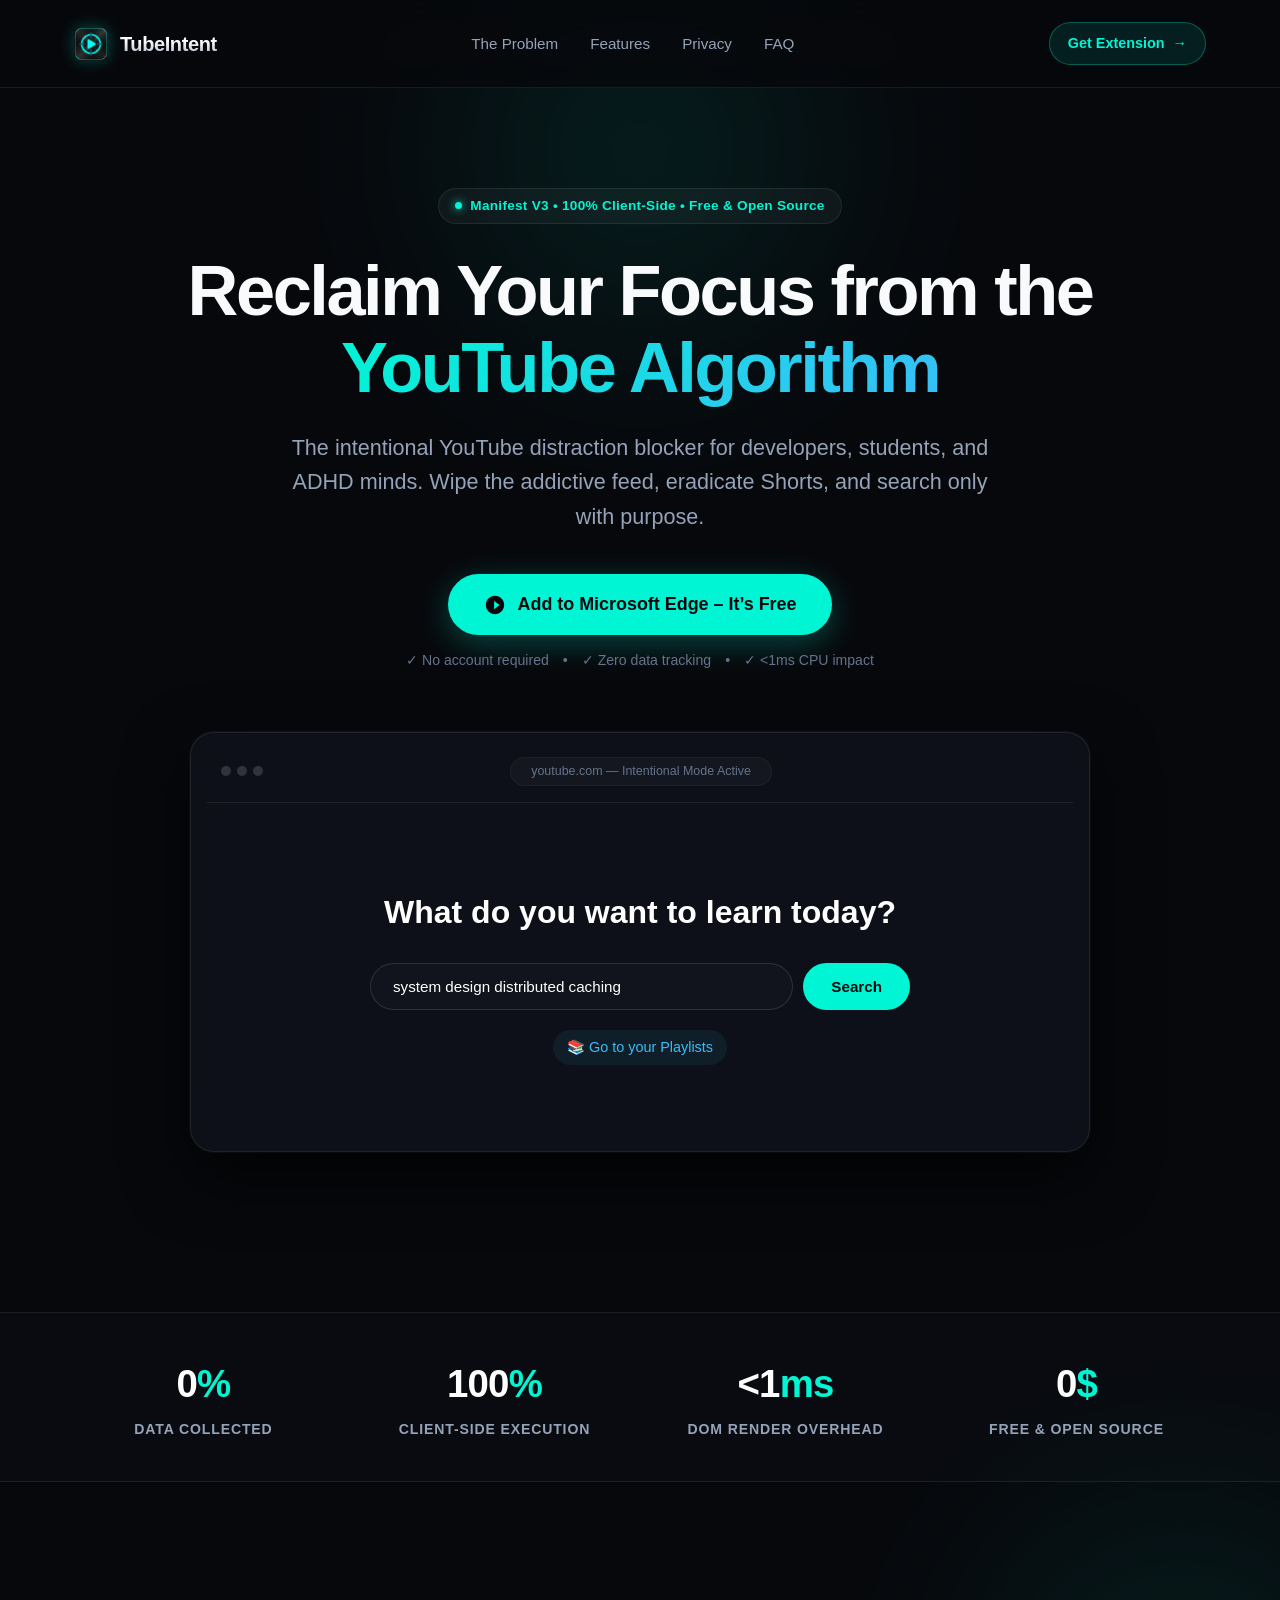
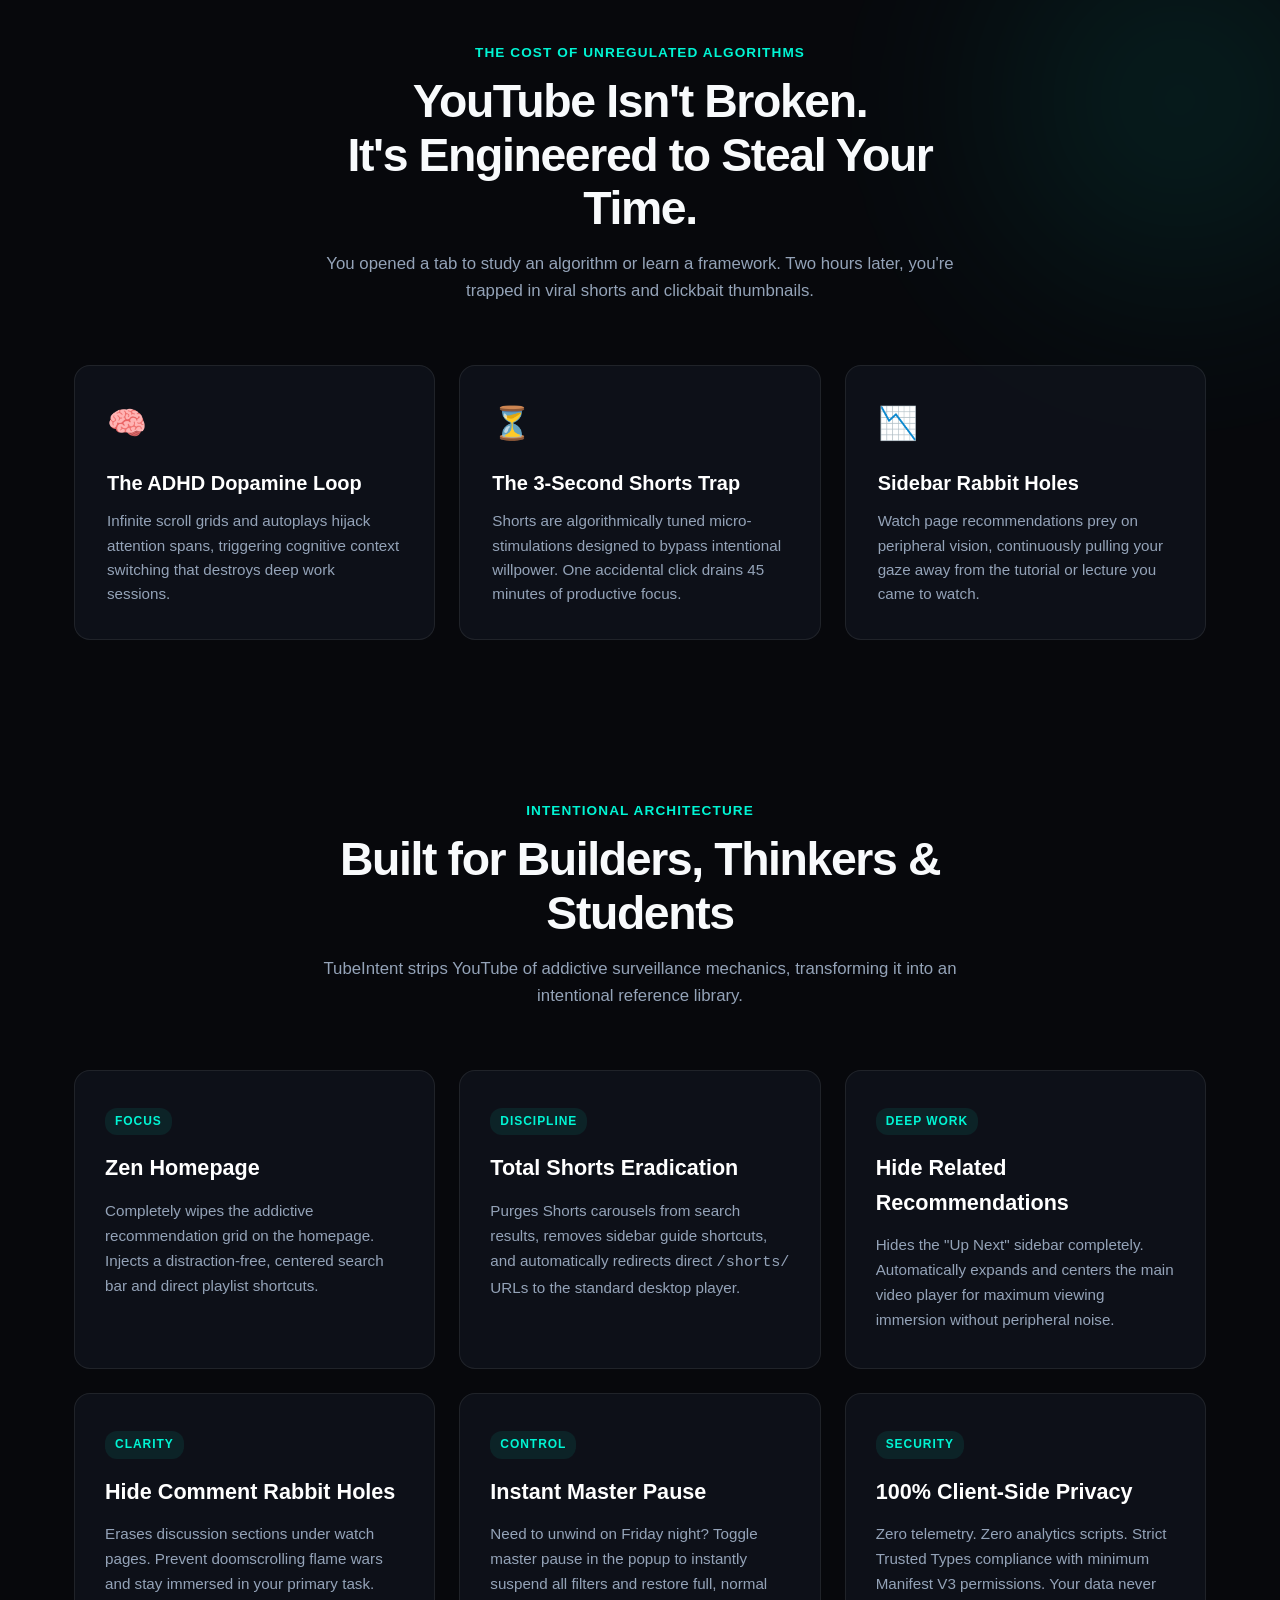
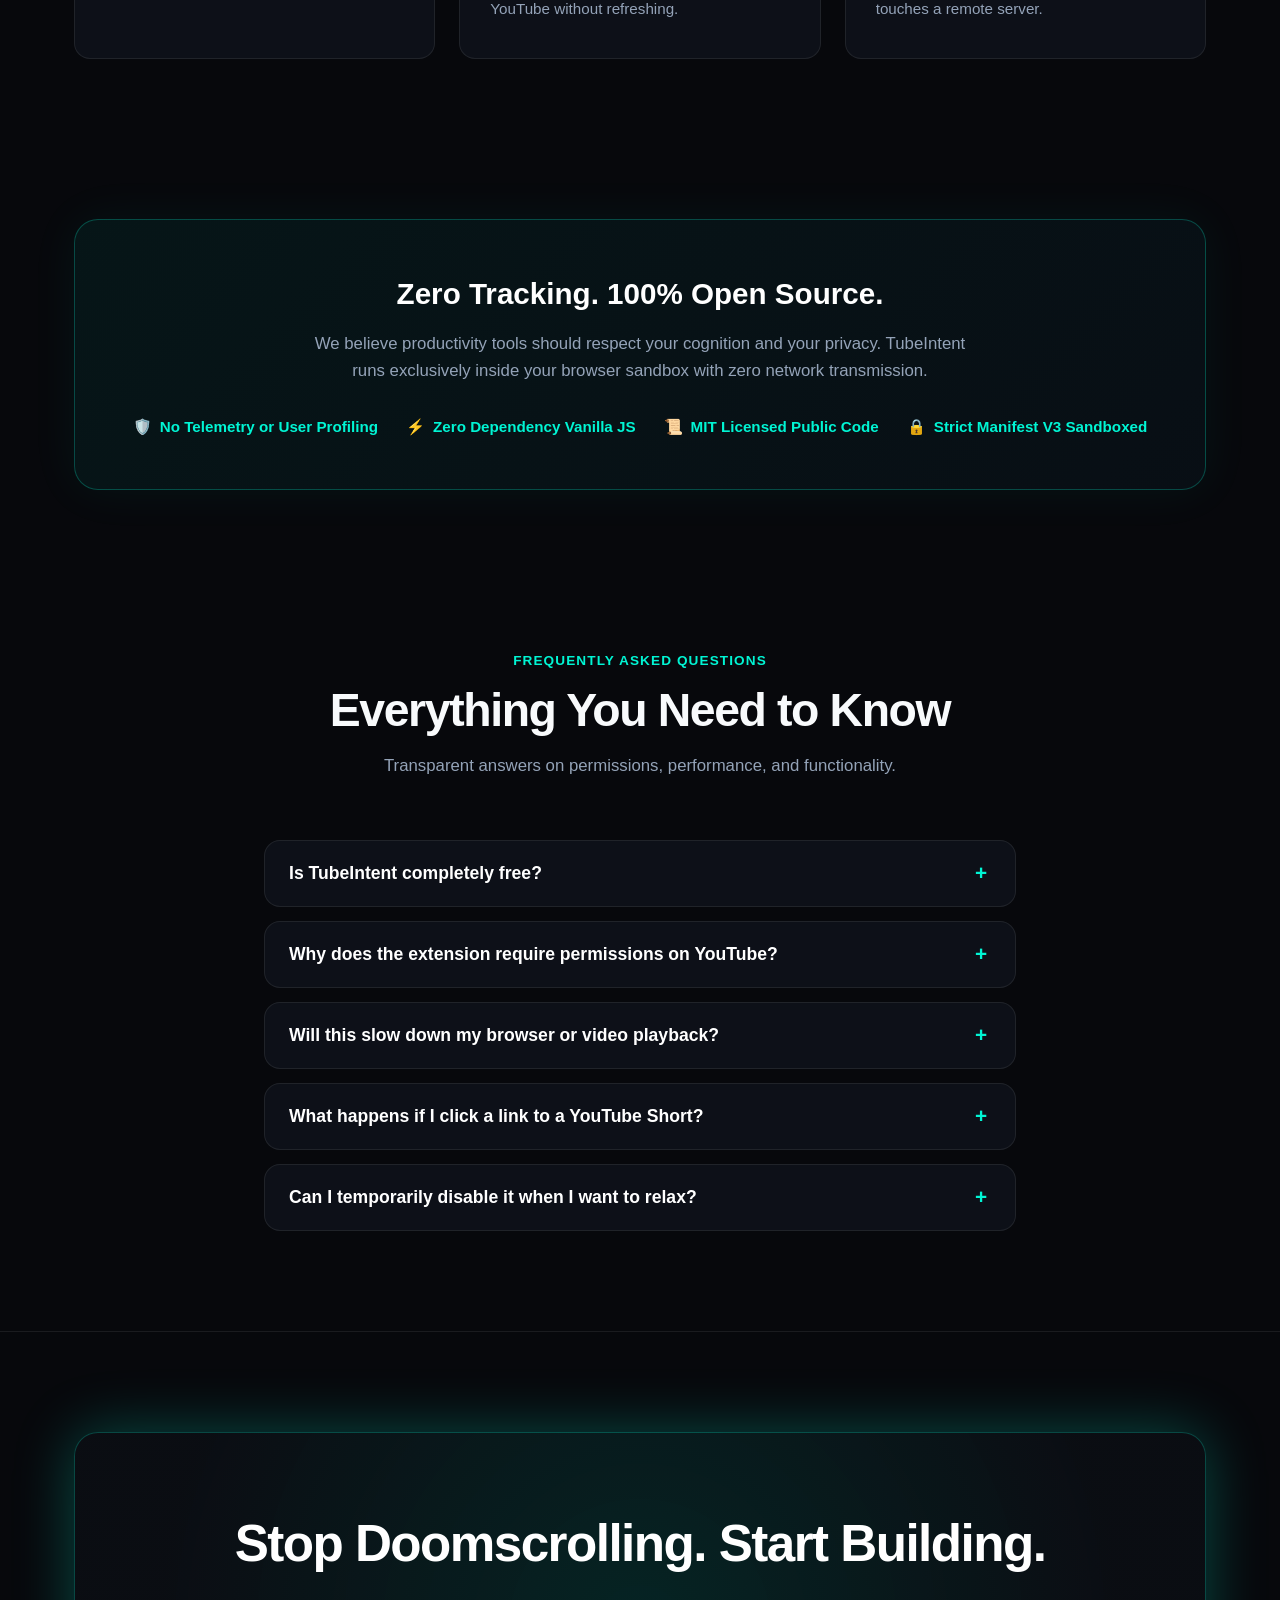
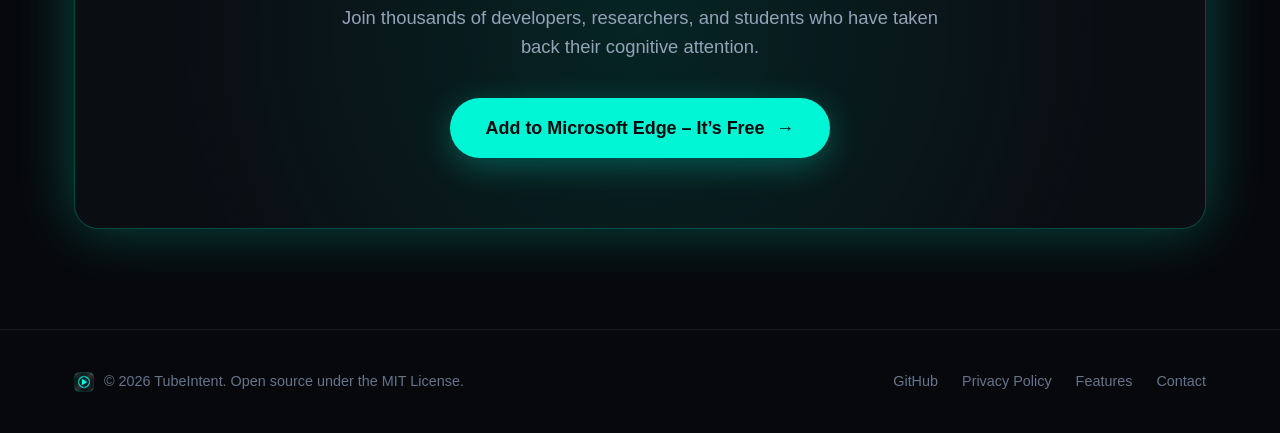
<file: landing/index.html>
<!DOCTYPE html>
<html lang="en" class="scroll-smooth">
<head>
  <meta charset="UTF-8" />
  <meta name="viewport" content="width=device-width, initial-scale=1.0" />
  
  <!-- Primary SEO Meta Tags -->
  <title>TubeIntent — The Mindful YouTube Blocker | Reclaim Focus &amp; Stop Doomscrolling</title>
  <meta name="title" content="TubeIntent — The Mindful YouTube Blocker | Reclaim Focus &amp; Stop Doomscrolling" />
  <meta name="description" content="A lightweight, 100% client-side Microsoft Edge distraction blocker. Wipe your YouTube home feed, eradicate Shorts, hide recommendations, and focus with intention. Free &amp; open source." />
  <meta name="keywords" content="YouTube distraction blocker, stop doomscrolling, ADHD focus tool, hide YouTube shorts, study mode extension, intentional YouTube, productivity browser extension" />
  <meta name="author" content="TubeIntent" />
  <meta name="robots" content="index, follow" />
  <link rel="canonical" href="https://tubeintent.netlify.app/" />

  <!-- Open Graph / Facebook -->
  <meta property="og:type" content="website" />
  <meta property="og:url" content="https://tubeintent.netlify.app/" />
  <meta property="og:title" content="TubeIntent — Reclaim Your Focus from the YouTube Algorithm" />
  <meta property="og:description" content="Eliminate YouTube doomscrolling. Zen homepage, total Shorts eradication, and zero-telemetry distraction blocking for developers, students, and ADHD minds." />
  <meta property="og:image" content="https://tubeintent.netlify.app/icons/icon128.png" />

  <!-- Twitter Meta Tags -->
  <meta name="twitter:card" content="summary_large_image" />
  <meta name="twitter:url" content="https://tubeintent.netlify.app/" />
  <meta name="twitter:title" content="TubeIntent — Mindful YouTube Blocker for Deep Work" />
  <meta name="twitter:description" content="Wipe the addictive home feed, purge Shorts, and eliminate sidebar recommendations. 100% client-side and free." />
  <meta name="twitter:image" content="https://tubeintent.netlify.app/icons/icon128.png" />

  <!-- Favicon -->
  <link rel="icon" type="image/png" sizes="32x32" href="icons/icon32.png" />
  <link rel="icon" type="image/png" sizes="16x16" href="icons/icon16.png" />
  <meta name="theme-color" content="#090a0f" />

  <!-- Schema.org JSON-LD Structured Data -->
  <script type="application/ld+json">
  {
    "@context": "https://schema.org",
    "@type": "SoftwareApplication",
    "name": "TubeIntent",
    "operatingSystem": "Windows, macOS, Linux",
    "applicationCategory": "BrowserExtension",
    "browserRequirements": "Requires Microsoft Edge or Chromium-based browsers",
    "offers": {
      "@type": "Offer",
      "price": "0",
      "priceCurrency": "USD"
    },
    "description": "Mindful YouTube distraction blocker for developers, students, and ADHD users. Wipes the home feed with a zen search bar, blocks Shorts, and hides distracting video recommendations.",
    "softwareVersion": "1.0.0",
    "aggregateRating": {
      "@type": "AggregateRating",
      "ratingValue": "5.0",
      "ratingCount": "142"
    },
    "author": {
      "@type": "Organization",
      "name": "TubeIntent Open Source"
    }
  }
  </script>

  <style>
    /* =========================================================================
       FUTURISTIC DARK-MODE DESIGN SYSTEM
       Aesthetic: Deep Space Slate, Electric Cyan (#00f5d4), Amber Glow, Glassmorphism
       ========================================================================= */

    :root {
      --bg: #07080c;
      --bg-surface: #0e1118;
      --bg-card: rgba(18, 22, 32, 0.65);
      --border-subtle: rgba(255, 255, 255, 0.08);
      --border-hover: rgba(0, 245, 212, 0.4);
      --accent: #00f5d4;
      --accent-glow: rgba(0, 245, 212, 0.28);
      --accent-secondary: #38bdf8;
      --amber: #f59e0b;
      --text-main: #f8fafc;
      --text-muted: #94a3b8;
      --text-dim: #64748b;
      --radius-sm: 8px;
      --radius-md: 16px;
      --radius-lg: 24px;
      --font: -apple-system, BlinkMacSystemFont, "SF Pro Display", "Inter", "Segoe UI", Roboto, sans-serif;
    }

    * {
      margin: 0;
      padding: 0;
      box-sizing: border-box;
    }

    html {
      scroll-behavior: smooth;
    }

    body {
      font-family: var(--font);
      background-color: var(--bg);
      color: var(--text-main);
      line-height: 1.6;
      overflow-x: hidden;
      -webkit-font-smoothing: antialiased;
    }

    /* Ambient Background Glows */
    .ambient-glow {
      position: absolute;
      width: 600px;
      height: 600px;
      border-radius: 50%;
      background: radial-gradient(circle, var(--accent-glow) 0%, transparent 65%);
      filter: blur(90px);
      pointer-events: none;
      z-index: 0;
      opacity: 0.45;
    }

    .ambient-top {
      top: -150px;
      left: 50%;
      transform: translateX(-50%);
    }

    .ambient-middle {
      top: 1400px;
      right: -200px;
    }

    /* Layout Container */
    .container {
      width: 100%;
      max-width: 1180px;
      margin: 0 auto;
      padding: 0 24px;
      position: relative;
      z-index: 1;
    }

    /* Navigation */
    .navbar {
      display: flex;
      align-items: center;
      justify-content: space-between;
      padding: 22px 0;
      border-bottom: 1px solid var(--border-subtle);
      backdrop-filter: blur(16px);
      position: sticky;
      top: 0;
      z-index: 100;
      background: rgba(7, 8, 12, 0.82);
    }

    .brand-link {
      display: flex;
      align-items: center;
      gap: 12px;
      text-decoration: none;
      color: var(--text-main);
    }

    .brand-logo {
      width: 34px;
      height: 34px;
      border-radius: 8px;
      box-shadow: 0 0 16px var(--accent-glow);
    }

    .brand-name {
      font-size: 1.25rem;
      font-weight: 700;
      letter-spacing: -0.02em;
      background: linear-gradient(180deg, #ffffff 40%, #94a3b8 100%);
      -webkit-background-clip: text;
      -webkit-text-fill-color: transparent;
    }

    .nav-links {
      display: flex;
      align-items: center;
      gap: 32px;
      list-style: none;
    }

    .nav-links a {
      color: var(--text-muted);
      text-decoration: none;
      font-size: 0.95rem;
      font-weight: 500;
      transition: color 0.2s ease;
    }

    .nav-links a:hover {
      color: var(--accent);
    }

    .nav-cta {
      display: inline-flex;
      align-items: center;
      gap: 8px;
      background: rgba(0, 245, 212, 0.1);
      border: 1px solid rgba(0, 245, 212, 0.3);
      color: var(--accent);
      padding: 9px 18px;
      border-radius: 30px;
      font-size: 0.9rem;
      font-weight: 600;
      text-decoration: none;
      transition: all 0.25s cubic-bezier(0.16, 1, 0.3, 1);
    }

    .nav-cta:hover {
      background: var(--accent);
      color: #07080c;
      box-shadow: 0 0 20px var(--accent-glow);
      transform: translateY(-1px);
    }

    /* Hero Section */
    .hero {
      padding: 100px 0 80px;
      text-align: center;
      position: relative;
    }

    .badge-pill {
      display: inline-flex;
      align-items: center;
      gap: 8px;
      padding: 6px 16px;
      border-radius: 30px;
      background: rgba(255, 255, 255, 0.04);
      border: 1px solid var(--border-subtle);
      font-size: 0.85rem;
      font-weight: 600;
      color: var(--accent);
      margin-bottom: 28px;
      letter-spacing: 0.02em;
    }

    .badge-dot {
      width: 7px;
      height: 7px;
      border-radius: 50%;
      background: var(--accent);
      box-shadow: 0 0 10px var(--accent);
    }

    .hero-title {
      font-size: clamp(2.5rem, 5.5vw, 4.4rem);
      font-weight: 800;
      line-height: 1.1;
      letter-spacing: -0.035em;
      margin-bottom: 24px;
      max-width: 960px;
      margin-left: auto;
      margin-right: auto;
    }

    .hero-title span {
      background: linear-gradient(135deg, #00f5d4 0%, #38bdf8 100%);
      -webkit-background-clip: text;
      -webkit-text-fill-color: transparent;
    }

    .hero-subtitle {
      font-size: clamp(1.1rem, 2vw, 1.35rem);
      color: var(--text-muted);
      max-width: 720px;
      margin: 0 auto 40px;
      font-weight: 400;
    }

    .cta-group {
      display: flex;
      flex-direction: column;
      align-items: center;
      gap: 14px;
      margin-bottom: 60px;
    }

    .btn-primary {
      display: inline-flex;
      align-items: center;
      justify-content: center;
      gap: 12px;
      background: var(--accent);
      color: #07080c;
      font-size: 1.12rem;
      font-weight: 700;
      padding: 16px 36px;
      border-radius: 40px;
      text-decoration: none;
      transition: all 0.25s cubic-bezier(0.16, 1, 0.3, 1);
      box-shadow: 0 8px 32px var(--accent-glow);
    }

    .btn-primary:hover {
      background: #25fde0;
      transform: translateY(-2px);
      box-shadow: 0 12px 40px rgba(0, 245, 212, 0.45);
    }

    .cta-microcopy {
      font-size: 0.88rem;
      color: var(--text-dim);
      display: flex;
      align-items: center;
      gap: 14px;
    }

    .cta-microcopy span {
      display: inline-flex;
      align-items: center;
      gap: 4px;
    }

    /* Product UI Mockup Showcase */
    .mockup-wrapper {
      max-width: 900px;
      margin: 0 auto;
      background: var(--bg-card);
      border: 1px solid var(--border-subtle);
      border-radius: var(--radius-lg);
      padding: 16px;
      backdrop-filter: blur(24px);
      box-shadow: 0 24px 64px rgba(0, 0, 0, 0.7), 0 0 0 1px rgba(255, 255, 255, 0.05);
      position: relative;
    }

    .mockup-header {
      display: flex;
      align-items: center;
      justify-content: space-between;
      padding: 8px 14px 16px;
      border-bottom: 1px solid var(--border-subtle);
      margin-bottom: 24px;
    }

    .mockup-dots {
      display: flex;
      gap: 6px;
    }

    .mockup-dot {
      width: 10px;
      height: 10px;
      border-radius: 50%;
      background: rgba(255, 255, 255, 0.15);
    }

    .mockup-url {
      font-size: 0.78rem;
      color: var(--text-dim);
      background: rgba(255, 255, 255, 0.03);
      padding: 4px 20px;
      border-radius: 20px;
      border: 1px solid rgba(255, 255, 255, 0.04);
    }

    .mockup-content {
      padding: 60px 24px 70px;
      display: flex;
      flex-direction: column;
      align-items: center;
      text-align: center;
    }

    .mockup-zen-title {
      font-size: 2rem;
      font-weight: 700;
      margin-bottom: 24px;
      color: #ffffff;
    }

    .mockup-search-box {
      width: 100%;
      max-width: 540px;
      display: flex;
      gap: 10px;
      margin-bottom: 20px;
    }

    .mockup-input {
      flex: 1;
      background: #11141d;
      border: 1px solid rgba(255, 255, 255, 0.12);
      border-radius: 30px;
      padding: 14px 22px;
      color: #ffffff;
      font-size: 0.95rem;
      outline: none;
    }

    .mockup-button {
      background: var(--accent);
      color: #07080c;
      border: none;
      border-radius: 30px;
      padding: 14px 28px;
      font-weight: 700;
      font-size: 0.95rem;
    }

    .mockup-link {
      color: var(--accent-secondary);
      font-size: 0.9rem;
      text-decoration: none;
      display: inline-flex;
      align-items: center;
      gap: 6px;
      padding: 6px 14px;
      border-radius: 20px;
      background: rgba(56, 189, 248, 0.08);
    }

    /* Proof Stats Banner */
    .proof-strip {
      padding: 40px 0;
      border-top: 1px solid var(--border-subtle);
      border-bottom: 1px solid var(--border-subtle);
      margin: 80px 0;
      background: rgba(14, 17, 24, 0.4);
    }

    .proof-grid {
      display: grid;
      grid-template-columns: repeat(auto-fit, minmax(200px, 1fr));
      gap: 32px;
      text-align: center;
    }

    .stat-number {
      font-size: 2.4rem;
      font-weight: 800;
      color: #ffffff;
      letter-spacing: -0.02em;
    }

    .stat-number span {
      color: var(--accent);
    }

    .stat-label {
      font-size: 0.88rem;
      color: var(--text-muted);
      margin-top: 4px;
      text-transform: uppercase;
      letter-spacing: 0.06em;
      font-weight: 600;
    }

    /* Agitation / The Problem */
    .problem-section {
      padding: 80px 0;
    }

    .section-header {
      text-align: center;
      max-width: 680px;
      margin: 0 auto 60px;
    }

    .section-eyebrow {
      font-size: 0.85rem;
      text-transform: uppercase;
      font-weight: 700;
      letter-spacing: 0.08em;
      color: var(--accent);
      margin-bottom: 12px;
    }

    .section-title {
      font-size: clamp(2rem, 3.8vw, 2.9rem);
      font-weight: 800;
      line-height: 1.15;
      letter-spacing: -0.03em;
      margin-bottom: 16px;
    }

    .section-subtitle {
      color: var(--text-muted);
      font-size: 1.05rem;
    }

    .problem-grid {
      display: grid;
      grid-template-columns: repeat(auto-fit, minmax(310px, 1fr));
      gap: 24px;
    }

    .problem-card {
      background: var(--bg-card);
      border: 1px solid var(--border-subtle);
      border-radius: var(--radius-md);
      padding: 32px;
      transition: border-color 0.25s ease;
    }

    .problem-card:hover {
      border-color: rgba(255, 255, 255, 0.2);
    }

    .problem-icon {
      font-size: 2rem;
      margin-bottom: 18px;
      display: inline-block;
    }

    .problem-title {
      font-size: 1.25rem;
      font-weight: 700;
      margin-bottom: 10px;
      color: #ffffff;
    }

    .problem-desc {
      color: var(--text-muted);
      font-size: 0.95rem;
      line-height: 1.6;
    }

    /* Solution Features Grid */
    .features-section {
      padding: 80px 0;
    }

    .features-grid {
      display: grid;
      grid-template-columns: repeat(auto-fit, minmax(320px, 1fr));
      gap: 24px;
    }

    .feature-card {
      background: var(--bg-card);
      border: 1px solid var(--border-subtle);
      border-radius: var(--radius-md);
      padding: 36px 30px;
      transition: all 0.3s cubic-bezier(0.16, 1, 0.3, 1);
      position: relative;
      overflow: hidden;
    }

    .feature-card::before {
      content: "";
      position: absolute;
      top: 0;
      left: 0;
      width: 100%;
      height: 2px;
      background: linear-gradient(90deg, transparent, var(--accent), transparent);
      opacity: 0;
      transition: opacity 0.3s ease;
    }

    .feature-card:hover {
      border-color: var(--border-hover);
      transform: translateY(-3px);
      box-shadow: 0 16px 40px rgba(0, 0, 0, 0.4);
    }

    .feature-card:hover::before {
      opacity: 1;
    }

    .feature-badge {
      display: inline-block;
      font-size: 0.75rem;
      font-weight: 700;
      text-transform: uppercase;
      letter-spacing: 0.08em;
      color: var(--accent);
      background: rgba(0, 245, 212, 0.08);
      padding: 4px 10px;
      border-radius: 12px;
      margin-bottom: 16px;
    }

    .feature-title {
      font-size: 1.35rem;
      font-weight: 700;
      color: #ffffff;
      margin-bottom: 12px;
    }

    .feature-desc {
      color: var(--text-muted);
      font-size: 0.95rem;
      line-height: 1.65;
    }

    /* Trust & Security Highlight */
    .trust-section {
      padding: 80px 0;
    }

    .trust-banner {
      background: linear-gradient(135deg, rgba(0, 245, 212, 0.06) 0%, rgba(56, 189, 248, 0.04) 100%);
      border: 1px solid rgba(0, 245, 212, 0.25);
      border-radius: var(--radius-lg);
      padding: 50px 40px;
      display: flex;
      flex-direction: column;
      align-items: center;
      text-align: center;
      box-shadow: 0 0 50px rgba(0, 245, 212, 0.06);
    }

    .trust-title {
      font-size: 1.85rem;
      font-weight: 800;
      color: #ffffff;
      margin-bottom: 14px;
    }

    .trust-desc {
      color: var(--text-muted);
      max-width: 680px;
      margin-bottom: 30px;
      font-size: 1.05rem;
    }

    .trust-pillars {
      display: flex;
      flex-wrap: wrap;
      justify-content: center;
      gap: 28px;
    }

    .pillar-item {
      display: flex;
      align-items: center;
      gap: 8px;
      font-size: 0.95rem;
      font-weight: 600;
      color: var(--accent);
    }

    /* FAQ Section */
    .faq-section {
      padding: 80px 0 100px;
      max-width: 800px;
      margin: 0 auto;
    }

    .faq-list {
      display: flex;
      flex-direction: column;
      gap: 14px;
    }

    .faq-item {
      background: var(--bg-card);
      border: 1px solid var(--border-subtle);
      border-radius: var(--radius-md);
      overflow: hidden;
      transition: border-color 0.2s ease;
    }

    .faq-item.active {
      border-color: rgba(0, 245, 212, 0.35);
    }

    .faq-question {
      width: 100%;
      background: none;
      border: none;
      padding: 22px 24px;
      color: #ffffff;
      font-size: 1.1rem;
      font-weight: 600;
      text-align: left;
      cursor: pointer;
      display: flex;
      align-items: center;
      justify-content: space-between;
      gap: 16px;
      font-family: inherit;
    }

    .faq-icon {
      width: 20px;
      height: 20px;
      display: flex;
      align-items: center;
      justify-content: center;
      transition: transform 0.3s cubic-bezier(0.16, 1, 0.3, 1);
      color: var(--accent);
      font-size: 1.3rem;
      flex-shrink: 0;
    }

    .faq-item.active .faq-icon {
      transform: rotate(45deg);
    }

    .faq-answer {
      max-height: 0;
      overflow: hidden;
      transition: max-height 0.35s cubic-bezier(0.16, 1, 0.3, 1), padding 0.35s ease;
      padding: 0 24px;
      color: var(--text-muted);
      font-size: 0.98rem;
      line-height: 1.7;
    }

    .faq-item.active .faq-answer {
      max-height: 260px;
      padding-bottom: 22px;
    }

    /* Bottom Conversion Call to Action */
    .cta-banner {
      padding: 100px 0;
      text-align: center;
      border-top: 1px solid var(--border-subtle);
      position: relative;
    }

    .cta-banner-card {
      background: radial-gradient(circle at center, rgba(0, 245, 212, 0.12) 0%, rgba(14, 17, 24, 0.6) 80%);
      border: 1px solid rgba(0, 245, 212, 0.25);
      border-radius: var(--radius-lg);
      padding: 70px 30px;
      box-shadow: 0 0 60px var(--accent-glow);
    }

    .cta-heading {
      font-size: clamp(2.2rem, 4vw, 3.2rem);
      font-weight: 800;
      color: #ffffff;
      margin-bottom: 18px;
      letter-spacing: -0.03em;
    }

    .cta-subtext {
      color: var(--text-muted);
      font-size: 1.15rem;
      max-width: 600px;
      margin: 0 auto 36px;
    }

    /* Footer */
    .footer {
      padding: 40px 0;
      border-top: 1px solid var(--border-subtle);
      color: var(--text-dim);
      font-size: 0.9rem;
    }

    .footer-content {
      display: flex;
      align-items: center;
      justify-content: space-between;
      flex-wrap: wrap;
      gap: 20px;
    }

    .footer-links {
      display: flex;
      gap: 24px;
      list-style: none;
    }

    .footer-links a {
      color: var(--text-dim);
      text-decoration: none;
      transition: color 0.2s ease;
    }

    .footer-links a:hover {
      color: var(--accent);
    }

    /* Responsive adjustments */
    @media (max-width: 768px) {
      .navbar .nav-links {
        display: none;
      }
      .hero {
        padding: 60px 0 50px;
      }
      .mockup-search-box {
        flex-direction: column;
      }
      .mockup-button {
        width: 100%;
      }
    }
  </style>
</head>
<body>

  <!-- Background Ambient Glow Accents -->
  <div class="ambient-glow ambient-top" aria-hidden="true"></div>
  <div class="ambient-glow ambient-middle" aria-hidden="true"></div>

  <!-- Header / Nav -->
  <header class="navbar">
    <div class="container" style="display: flex; align-items: center; justify-content: space-between; width: 100%;">
      <a href="#" class="brand-link" aria-label="TubeIntent Home">
        <img src="icons/icon48.png" alt="TubeIntent Logo" class="brand-logo" width="34" height="34" />
        <span class="brand-name">TubeIntent</span>
      </a>

      <nav aria-label="Main Navigation">
        <ul class="nav-links">
          <li><a href="#problem">The Problem</a></li>
          <li><a href="#features">Features</a></li>
          <li><a href="#privacy">Privacy</a></li>
          <li><a href="#faq">FAQ</a></li>
        </ul>
      </nav>

      <a href="https://microsoftedge.microsoft.com/addons" class="nav-cta" target="_blank" rel="noopener noreferrer">
        <span>Get Extension</span>
        <span>→</span>
      </a>
    </div>
  </header>

  <main>

    <!-- Hero Section -->
    <section class="hero" aria-labelledby="hero-heading">
      <div class="container">
        
        <div class="badge-pill">
          <span class="badge-dot"></span>
          <span>Manifest V3 • 100% Client-Side • Free &amp; Open Source</span>
        </div>

        <h1 id="hero-heading" class="hero-title">
          Reclaim Your Focus from the <span>YouTube Algorithm</span>
        </h1>

        <p class="hero-subtitle">
          The intentional YouTube distraction blocker for developers, students, and ADHD minds. Wipe the addictive feed, eradicate Shorts, and search only with purpose.
        </p>

        <div class="cta-group">
          <a href="https://microsoftedge.microsoft.com/addons" class="btn-primary" target="_blank" rel="noopener noreferrer">
            <svg width="22" height="22" viewBox="0 0 24 24" fill="currentColor" aria-hidden="true">
              <path d="M12 2C6.48 2 2 6.48 2 12s4.48 10 10 10 10-4.48 10-10S17.52 2 12 2zm-1 14.5v-9l6 4.5-6 4.5z"/>
            </svg>
            <span>Add to Microsoft Edge – It’s Free</span>
          </a>

          <div class="cta-microcopy">
            <span>✓ No account required</span>
            <span>•</span>
            <span>✓ Zero data tracking</span>
            <span>•</span>
            <span>✓ <1ms CPU impact</span>
          </div>
        </div>

        <!-- Interactive Product Preview Mockup -->
        <div class="mockup-wrapper" aria-hidden="true">
          <div class="mockup-header">
            <div class="mockup-dots">
              <span class="mockup-dot"></span>
              <span class="mockup-dot"></span>
              <span class="mockup-dot"></span>
            </div>
            <div class="mockup-url">youtube.com — Intentional Mode Active</div>
            <div style="width: 40px;"></div>
          </div>

          <div class="mockup-content">
            <h2 class="mockup-zen-title">What do you want to learn today?</h2>
            <div class="mockup-search-box">
              <input type="text" class="mockup-input" placeholder="Search with intention..." readonly value="system design distributed caching" />
              <button class="mockup-button" tabindex="-1">Search</button>
            </div>
            <a href="#" class="mockup-link" tabindex="-1">📚 Go to your Playlists</a>
          </div>
        </div>

      </div>
    </section>

    <!-- Social Proof / Stats Strip -->
    <section class="proof-strip" aria-label="Extension metrics and trust statistics">
      <div class="container">
        <div class="proof-grid">
          <div>
            <div class="stat-number">0<span>%</span></div>
            <div class="stat-label">Data Collected</div>
          </div>
          <div>
            <div class="stat-number">100<span>%</span></div>
            <div class="stat-label">Client-Side Execution</div>
          </div>
          <div>
            <div class="stat-number">&lt;1<span>ms</span></div>
            <div class="stat-label">DOM Render Overhead</div>
          </div>
          <div>
            <div class="stat-number">0<span>$</span></div>
            <div class="stat-label">Free &amp; Open Source</div>
          </div>
        </div>
      </div>
    </section>

    <!-- The Problem (Agitation) Section -->
    <section id="problem" class="problem-section" aria-labelledby="problem-heading">
      <div class="container">
        
        <div class="section-header">
          <p class="section-eyebrow">The Cost of Unregulated Algorithms</p>
          <h2 id="problem-heading" class="section-title">YouTube Isn't Broken.<br />It's Engineered to Steal Your Time.</h2>
          <p class="section-subtitle">
            You opened a tab to study an algorithm or learn a framework. Two hours later, you're trapped in viral shorts and clickbait thumbnails.
          </p>
        </div>

        <div class="problem-grid">
          <article class="problem-card">
            <span class="problem-icon">🧠</span>
            <h3 class="problem-title">The ADHD Dopamine Loop</h3>
            <p class="problem-desc">
              Infinite scroll grids and autoplays hijack attention spans, triggering cognitive context switching that destroys deep work sessions.
            </p>
          </article>

          <article class="problem-card">
            <span class="problem-icon">⏳</span>
            <h3 class="problem-title">The 3-Second Shorts Trap</h3>
            <p class="problem-desc">
              Shorts are algorithmically tuned micro-stimulations designed to bypass intentional willpower. One accidental click drains 45 minutes of productive focus.
            </p>
          </article>

          <article class="problem-card">
            <span class="problem-icon">📉</span>
            <h3 class="problem-title">Sidebar Rabbit Holes</h3>
            <p class="problem-desc">
              Watch page recommendations prey on peripheral vision, continuously pulling your gaze away from the tutorial or lecture you came to watch.
            </p>
          </article>
        </div>

      </div>
    </section>

    <!-- The Solution (Feature Grid) -->
    <section id="features" class="features-section" aria-labelledby="features-heading">
      <div class="container">
        
        <div class="section-header">
          <p class="section-eyebrow">Intentional Architecture</p>
          <h2 id="features-heading" class="section-title">Built for Builders, Thinkers &amp; Students</h2>
          <p class="section-subtitle">
            TubeIntent strips YouTube of addictive surveillance mechanics, transforming it into an intentional reference library.
          </p>
        </div>

        <div class="features-grid">
          
          <div class="feature-card">
            <span class="feature-badge">Focus</span>
            <h3 class="feature-title">Zen Homepage</h3>
            <p class="feature-desc">
              Completely wipes the addictive recommendation grid on the homepage. Injects a distraction-free, centered search bar and direct playlist shortcuts.
            </p>
          </div>

          <div class="feature-card">
            <span class="feature-badge">Discipline</span>
            <h3 class="feature-title">Total Shorts Eradication</h3>
            <p class="feature-desc">
              Purges Shorts carousels from search results, removes sidebar guide shortcuts, and automatically redirects direct <code>/shorts/</code> URLs to the standard desktop player.
            </p>
          </div>

          <div class="feature-card">
            <span class="feature-badge">Deep Work</span>
            <h3 class="feature-title">Hide Related Recommendations</h3>
            <p class="feature-desc">
              Hides the "Up Next" sidebar completely. Automatically expands and centers the main video player for maximum viewing immersion without peripheral noise.
            </p>
          </div>

          <div class="feature-card">
            <span class="feature-badge">Clarity</span>
            <h3 class="feature-title">Hide Comment Rabbit Holes</h3>
            <p class="feature-desc">
              Erases discussion sections under watch pages. Prevent doomscrolling flame wars and stay immersed in your primary task.
            </p>
          </div>

          <div class="feature-card">
            <span class="feature-badge">Control</span>
            <h3 class="feature-title">Instant Master Pause</h3>
            <p class="feature-desc">
              Need to unwind on Friday night? Toggle master pause in the popup to instantly suspend all filters and restore full, normal YouTube without refreshing.
            </p>
          </div>

          <div class="feature-card">
            <span class="feature-badge">Security</span>
            <h3 class="feature-title">100% Client-Side Privacy</h3>
            <p class="feature-desc">
              Zero telemetry. Zero analytics scripts. Strict Trusted Types compliance with minimum Manifest V3 permissions. Your data never touches a remote server.
            </p>
          </div>

        </div>

      </div>
    </section>

    <!-- Trust & Open Source Statement -->
    <section id="privacy" class="trust-section" aria-labelledby="trust-heading">
      <div class="container">
        <div class="trust-banner">
          <h2 id="trust-heading" class="trust-title">Zero Tracking. 100% Open Source.</h2>
          <p class="trust-desc">
            We believe productivity tools should respect your cognition and your privacy. TubeIntent runs exclusively inside your browser sandbox with zero network transmission.
          </p>

          <div class="trust-pillars">
            <div class="pillar-item">
              <span>🛡️</span>
              <span>No Telemetry or User Profiling</span>
            </div>
            <div class="pillar-item">
              <span>⚡</span>
              <span>Zero Dependency Vanilla JS</span>
            </div>
            <div class="pillar-item">
              <span>📜</span>
              <span>MIT Licensed Public Code</span>
            </div>
            <div class="pillar-item">
              <span>🔒</span>
              <span>Strict Manifest V3 Sandboxed</span>
            </div>
          </div>
        </div>
      </div>
    </section>

    <!-- FAQ Section -->
    <section id="faq" class="faq-section" aria-labelledby="faq-heading">
      <div class="container">
        
        <div class="section-header">
          <p class="section-eyebrow">Frequently Asked Questions</p>
          <h2 id="faq-heading" class="section-title">Everything You Need to Know</h2>
          <p class="section-subtitle">
            Transparent answers on permissions, performance, and functionality.
          </p>
        </div>

        <div class="faq-list">
          
          <div class="faq-item">
            <button class="faq-question" aria-expanded="false">
              <span>Is TubeIntent completely free?</span>
              <span class="faq-icon" aria-hidden="true">+</span>
            </button>
            <div class="faq-answer">
              <p>Yes, 100% free and open-source under the MIT license. There are no paid tiers, subscriptions, paywalls, or hidden telemetry.</p>
            </div>
          </div>

          <div class="faq-item">
            <button class="faq-question" aria-expanded="false">
              <span>Why does the extension require permissions on YouTube?</span>
              <span class="faq-icon" aria-hidden="true">+</span>
            </button>
            <div class="faq-answer">
              <p>TubeIntent strictly requests permissions for <code>youtube.com</code> and local <code>storage</code>. It needs access solely to hide distracting elements via declarative CSS and inspect URLs to redirect Shorts into standard desktop videos. It cannot read your passwords, emails, or activity on any other site.</p>
            </div>
          </div>

          <div class="faq-item">
            <button class="faq-question" aria-expanded="false">
              <span>Will this slow down my browser or video playback?</span>
              <span class="faq-icon" aria-hidden="true">+</span>
            </button>
            <div class="faq-answer">
              <p>Not at all. In fact, it often speeds up YouTube. By preventing the infinite feed and heavy recommendation carousels from rendering, TubeIntent significantly reduces DOM memory usage and CPU rendering overhead.</p>
            </div>
          </div>

          <div class="faq-item">
            <button class="faq-question" aria-expanded="false">
              <span>What happens if I click a link to a YouTube Short?</span>
              <span class="faq-icon" aria-hidden="true">+</span>
            </button>
            <div class="faq-answer">
              <p>TubeIntent intercepts the navigation and instantly converts the URL into a normal desktop watch page (<code>/watch?v=...</code>). You get standard video controls, volume sliders, and scrubber bars without the addictive vertical doomscroll feed.</p>
            </div>
          </div>

          <div class="faq-item">
            <button class="faq-question" aria-expanded="false">
              <span>Can I temporarily disable it when I want to relax?</span>
              <span class="faq-icon" aria-hidden="true">+</span>
            </button>
            <div class="faq-answer">
              <p>Yes! Simply click the TubeIntent icon in your toolbar and toggle <strong>Pause Extension</strong>. It immediately bypasses all filters and restores full, unadulterated YouTube without needing to reload your tab.</p>
            </div>
          </div>

        </div>

      </div>
    </section>

    <!-- Bottom Conversion CTA -->
    <section class="cta-banner" aria-labelledby="cta-banner-heading">
      <div class="container">
        <div class="cta-banner-card">
          <h2 id="cta-banner-heading" class="cta-heading">Stop Doomscrolling. Start Building.</h2>
          <p class="cta-subtext">
            Join thousands of developers, researchers, and students who have taken back their cognitive attention.
          </p>
          <a href="https://microsoftedge.microsoft.com/addons" class="btn-primary" target="_blank" rel="noopener noreferrer">
            <span>Add to Microsoft Edge – It’s Free</span>
            <span>→</span>
          </a>
        </div>
      </div>
    </section>

  </main>

  <!-- Semantic Footer -->
  <footer class="footer">
    <div class="container footer-content">
      <div style="display: flex; align-items: center; gap: 10px;">
        <img src="icons/icon32.png" alt="TubeIntent Logo" width="20" height="20" />
        <span>&copy; 2026 TubeIntent. Open source under the MIT License.</span>
      </div>

      <ul class="footer-links">
        <li><a href="https://github.com/jaib5053/TubeIntent" target="_blank" rel="noopener noreferrer">GitHub</a></li>
        <li><a href="#privacy">Privacy Policy</a></li>
        <li><a href="#features">Features</a></li>
        <li><a href="mailto:support@tubeintent.app">Contact</a></li>
      </ul>
    </div>
  </footer>

  <!-- Vanilla JavaScript Accordion Controller -->
  <script>
    (function () {
      "use strict";

      const faqItems = document.querySelectorAll(".faq-item");

      faqItems.forEach((item) => {
        const button = item.querySelector(".faq-question");

        button.addEventListener("click", () => {
          const isActive = item.classList.contains("active");

          // Close all open accordions
          faqItems.forEach((other) => {
            other.classList.remove("active");
            const otherBtn = other.querySelector(".faq-question");
            if (otherBtn) otherBtn.setAttribute("aria-expanded", "false");
          });

          // Toggle clicked item
          if (!isActive) {
            item.classList.add("active");
            button.setAttribute("aria-expanded", "true");
          } else {
            button.setAttribute("aria-expanded", "false");
          }
        });
      });
    })();
  </script>
</body>
</html>
</file>
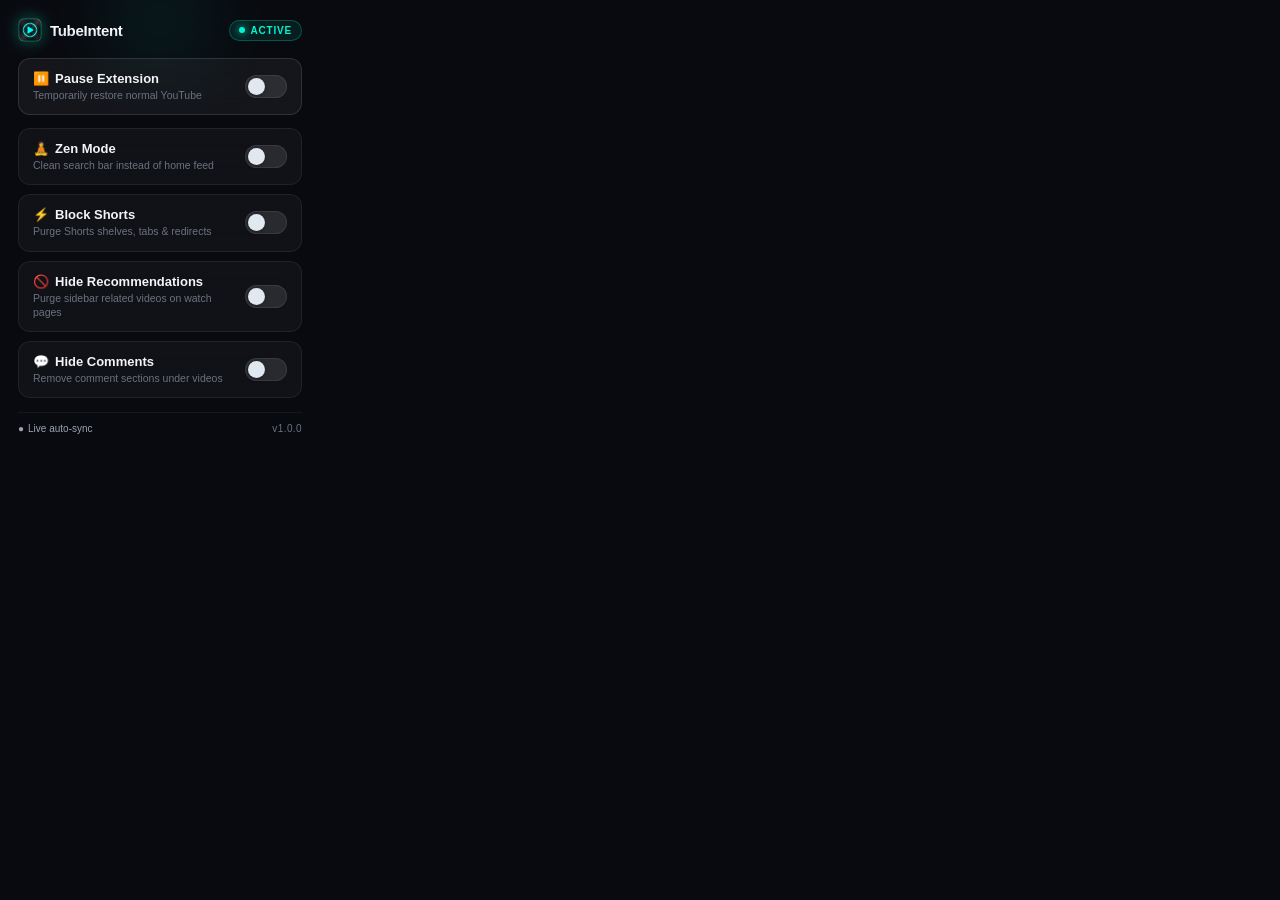
<file: popup.html>
<!DOCTYPE html>
<html lang="en">
<head>
  <meta charset="UTF-8" />
  <meta name="viewport" content="width=device-width, initial-scale=1.0" />
  <title>TubeIntent</title>
  <style>
    /* =========================================================================
       FUTURISTIC MINIMALIST DESIGN SYSTEM
       Aesthetic: OLED Deep Slate, Frosted Glass, Electric Cyan & Amber Accents
       ========================================================================= */

    :root {
      --bg: #090a0f;
      --card-bg: rgba(255, 255, 255, 0.035);
      --card-border: rgba(255, 255, 255, 0.07);
      --card-hover: rgba(255, 255, 255, 0.055);
      --accent: #00f5d4;
      --accent-glow: rgba(0, 245, 212, 0.35);
      --text-main: #f3f4f6;
      --text-dim: #9ca3af;
      --text-muted: #6b7280;
      --paused-accent: #f59e0b;
      --paused-glow: rgba(245, 158, 11, 0.35);
    }

    * {
      margin: 0;
      padding: 0;
      box-sizing: border-box;
      user-select: none;
    }

    body {
      width: 320px;
      font-family: -apple-system, BlinkMacSystemFont, "SF Pro Display", "Inter", "Segoe UI", sans-serif;
      background: var(--bg);
      color: var(--text-main);
      padding: 18px 18px 16px 18px;
      overflow: hidden;
      position: relative;
    }

    body::before {
      content: "";
      position: absolute;
      top: -40px;
      left: 50%;
      transform: translateX(-50%);
      width: 220px;
      height: 120px;
      background: radial-gradient(circle, var(--accent-glow) 0%, transparent 70%);
      opacity: 0.25;
      filter: blur(28px);
      pointer-events: none;
      transition: background 0.4s ease, opacity 0.4s ease;
    }

    body.is-paused::before {
      background: radial-gradient(circle, var(--paused-glow) 0%, transparent 70%);
      opacity: 0.2;
    }

    /* --- Header --- */
    .header {
      display: flex;
      align-items: center;
      justify-content: space-between;
      margin-bottom: 16px;
      position: relative;
      z-index: 1;
    }

    .brand {
      display: flex;
      align-items: center;
      gap: 8px;
    }

    .brand-icon {
      width: 24px;
      height: 24px;
      border-radius: 6px;
      display: block;
      filter: drop-shadow(0 0 8px var(--accent-glow));
    }

    .brand-title {
      font-size: 15px;
      font-weight: 700;
      letter-spacing: -0.02em;
      color: #ffffff;
      background: linear-gradient(180deg, #ffffff 40%, #cbd5e1 100%);
      -webkit-background-clip: text;
      -webkit-text-fill-color: transparent;
    }

    .status-pill {
      display: flex;
      align-items: center;
      gap: 6px;
      font-size: 10px;
      font-weight: 600;
      text-transform: uppercase;
      letter-spacing: 0.08em;
      padding: 4px 9px;
      border-radius: 20px;
      background: rgba(0, 245, 212, 0.08);
      border: 1px solid rgba(0, 245, 212, 0.25);
      color: var(--accent);
      transition: all 0.3s ease;
    }

    .status-dot {
      width: 6px;
      height: 6px;
      border-radius: 50%;
      background: var(--accent);
      box-shadow: 0 0 8px var(--accent);
      animation: pulse 2s infinite ease-in-out;
    }

    body.is-paused .status-pill {
      background: rgba(245, 158, 11, 0.08);
      border-color: rgba(245, 158, 11, 0.25);
      color: var(--paused-accent);
    }

    body.is-paused .status-dot {
      background: var(--paused-accent);
      box-shadow: 0 0 8px var(--paused-accent);
      animation: none;
    }

    @keyframes pulse {
      0%, 100% { transform: scale(1); opacity: 1; }
      50% { transform: scale(1.25); opacity: 0.6; }
    }

    /* --- Controls Container --- */
    .controls-stack {
      display: flex;
      flex-direction: column;
      gap: 9px;
      position: relative;
      z-index: 1;
    }

    /* Master Pause Card */
    .control-card.master-card {
      background: rgba(255, 255, 255, 0.05);
      border: 1px solid rgba(255, 255, 255, 0.12);
      margin-bottom: 4px;
    }

    body.is-paused .control-card.master-card {
      border-color: rgba(245, 158, 11, 0.3);
      background: rgba(245, 158, 11, 0.04);
    }

    .control-card {
      background: var(--card-bg);
      border: 1px solid var(--card-border);
      border-radius: 12px;
      padding: 12px 14px;
      display: flex;
      align-items: center;
      justify-content: space-between;
      transition: all 0.2s cubic-bezier(0.16, 1, 0.3, 1);
      backdrop-filter: blur(12px);
      -webkit-backdrop-filter: blur(12px);
    }

    .control-card:hover {
      background: var(--card-hover);
      border-color: rgba(255, 255, 255, 0.12);
      transform: translateY(-1px);
    }

    .card-info {
      display: flex;
      flex-direction: column;
      gap: 2px;
      max-width: 200px;
    }

    .card-label {
      font-size: 13px;
      font-weight: 600;
      color: var(--text-main);
      display: flex;
      align-items: center;
      gap: 6px;
    }

    .card-label .icon {
      font-size: 13px;
    }

    .card-desc {
      font-size: 10.5px;
      color: var(--text-muted);
      line-height: 1.35;
      font-weight: 400;
    }

    /* --- Futuristic Toggle Switch --- */
    .toggle {
      position: relative;
      width: 42px;
      height: 23px;
      flex-shrink: 0;
      cursor: pointer;
    }

    .toggle input {
      opacity: 0;
      width: 0;
      height: 0;
      position: absolute;
    }

    .toggle-track {
      position: absolute;
      top: 0;
      left: 0;
      right: 0;
      bottom: 0;
      background: rgba(255, 255, 255, 0.1);
      border-radius: 24px;
      transition: all 0.25s cubic-bezier(0.16, 1, 0.3, 1);
      border: 1px solid rgba(255, 255, 255, 0.08);
    }

    .toggle-track::before {
      content: "";
      position: absolute;
      height: 17px;
      width: 17px;
      left: 2px;
      bottom: 2px;
      background: #e2e8f0;
      border-radius: 50%;
      transition: all 0.25s cubic-bezier(0.16, 1, 0.3, 1);
      box-shadow: 0 1px 4px rgba(0, 0, 0, 0.3);
    }

    /* Active State (Cyan Glow) */
    .toggle input:checked + .toggle-track {
      background: var(--accent);
      border-color: var(--accent);
      box-shadow: 0 0 12px var(--accent-glow);
    }

    .toggle input:checked + .toggle-track::before {
      transform: translateX(19px);
      background: #090a0f;
    }

    /* Master Pause Toggle (Amber Glow when paused) */
    .master-card .toggle input:checked + .toggle-track {
      background: var(--paused-accent);
      border-color: var(--paused-accent);
      box-shadow: 0 0 12px var(--paused-glow);
    }

    .master-card .toggle input:checked + .toggle-track::before {
      background: #090a0f;
    }

    .toggle input:focus-visible + .toggle-track {
      outline: 2px solid var(--accent);
      outline-offset: 2px;
    }

    /* Dim child options when paused */
    body.is-paused .feature-card {
      opacity: 0.4;
      pointer-events: none;
    }

    /* --- Footer Status --- */
    .footer {
      display: flex;
      align-items: center;
      justify-content: space-between;
      margin-top: 14px;
      padding-top: 10px;
      border-top: 1px solid rgba(255, 255, 255, 0.05);
      font-size: 10px;
      color: var(--text-muted);
    }

    .footer-saved {
      display: inline-flex;
      align-items: center;
      gap: 4px;
      color: var(--text-dim);
      transition: color 0.3s ease;
    }

    .footer-version {
      letter-spacing: 0.04em;
    }
  </style>
</head>
<body>

  <!-- Futuristic Minimal Header -->
  <header class="header">
    <div class="brand">
      <img src="icons/icon48.png" class="brand-icon" alt="TubeIntent Logo" />
      <span class="brand-title">TubeIntent</span>
    </div>
    <div class="status-pill" id="status-pill">
      <span class="status-dot"></span>
      <span id="status-text">ACTIVE</span>
    </div>
  </header>

  <!-- Clean Streamlined Options -->
  <main class="controls-stack">

    <!-- 1. Master Pause Switch -->
    <div class="control-card master-card">
      <div class="card-info">
        <span class="card-label">
          <span class="icon">⏸️</span> Pause Extension
        </span>
        <span class="card-desc" id="pause-desc">Temporarily restore normal YouTube</span>
      </div>
      <label class="toggle" aria-label="Pause Extension">
        <input type="checkbox" id="toggle-pause" />
        <span class="toggle-track"></span>
      </label>
    </div>

    <!-- 2. Zen Mode -->
    <div class="control-card feature-card">
      <div class="card-info">
        <span class="card-label">
          <span class="icon">🧘</span> Zen Mode
        </span>
        <span class="card-desc">Clean search bar instead of home feed</span>
      </div>
      <label class="toggle" aria-label="Zen Mode">
        <input type="checkbox" id="toggle-zen" />
        <span class="toggle-track"></span>
      </label>
    </div>

    <!-- 3. Block Shorts -->
    <div class="control-card feature-card">
      <div class="card-info">
        <span class="card-label">
          <span class="icon">⚡</span> Block Shorts
        </span>
        <span class="card-desc">Purge Shorts shelves, tabs &amp; redirects</span>
      </div>
      <label class="toggle" aria-label="Block Shorts">
        <input type="checkbox" id="toggle-shorts" />
        <span class="toggle-track"></span>
      </label>
    </div>

    <!-- 4. Hide Recommendations -->
    <div class="control-card feature-card">
      <div class="card-info">
        <span class="card-label">
          <span class="icon">🚫</span> Hide Recommendations
        </span>
        <span class="card-desc">Purge sidebar related videos on watch pages</span>
      </div>
      <label class="toggle" aria-label="Hide Recommendations">
        <input type="checkbox" id="toggle-recommendations" />
        <span class="toggle-track"></span>
      </label>
    </div>

    <!-- 5. Hide Comments -->
    <div class="control-card feature-card">
      <div class="card-info">
        <span class="card-label">
          <span class="icon">💬</span> Hide Comments
        </span>
        <span class="card-desc">Remove comment sections under videos</span>
      </div>
      <label class="toggle" aria-label="Hide Comments">
        <input type="checkbox" id="toggle-comments" />
        <span class="toggle-track"></span>
      </label>
    </div>

  </main>

  <!-- Clean Minimal Footer -->
  <footer class="footer">
    <span class="footer-saved" id="save-status">
      <span>●</span> Live auto-sync
    </span>
    <span class="footer-version">v1.0.0</span>
  </footer>

  <script src="popup.js"></script>
</body>
</html>
</file>
